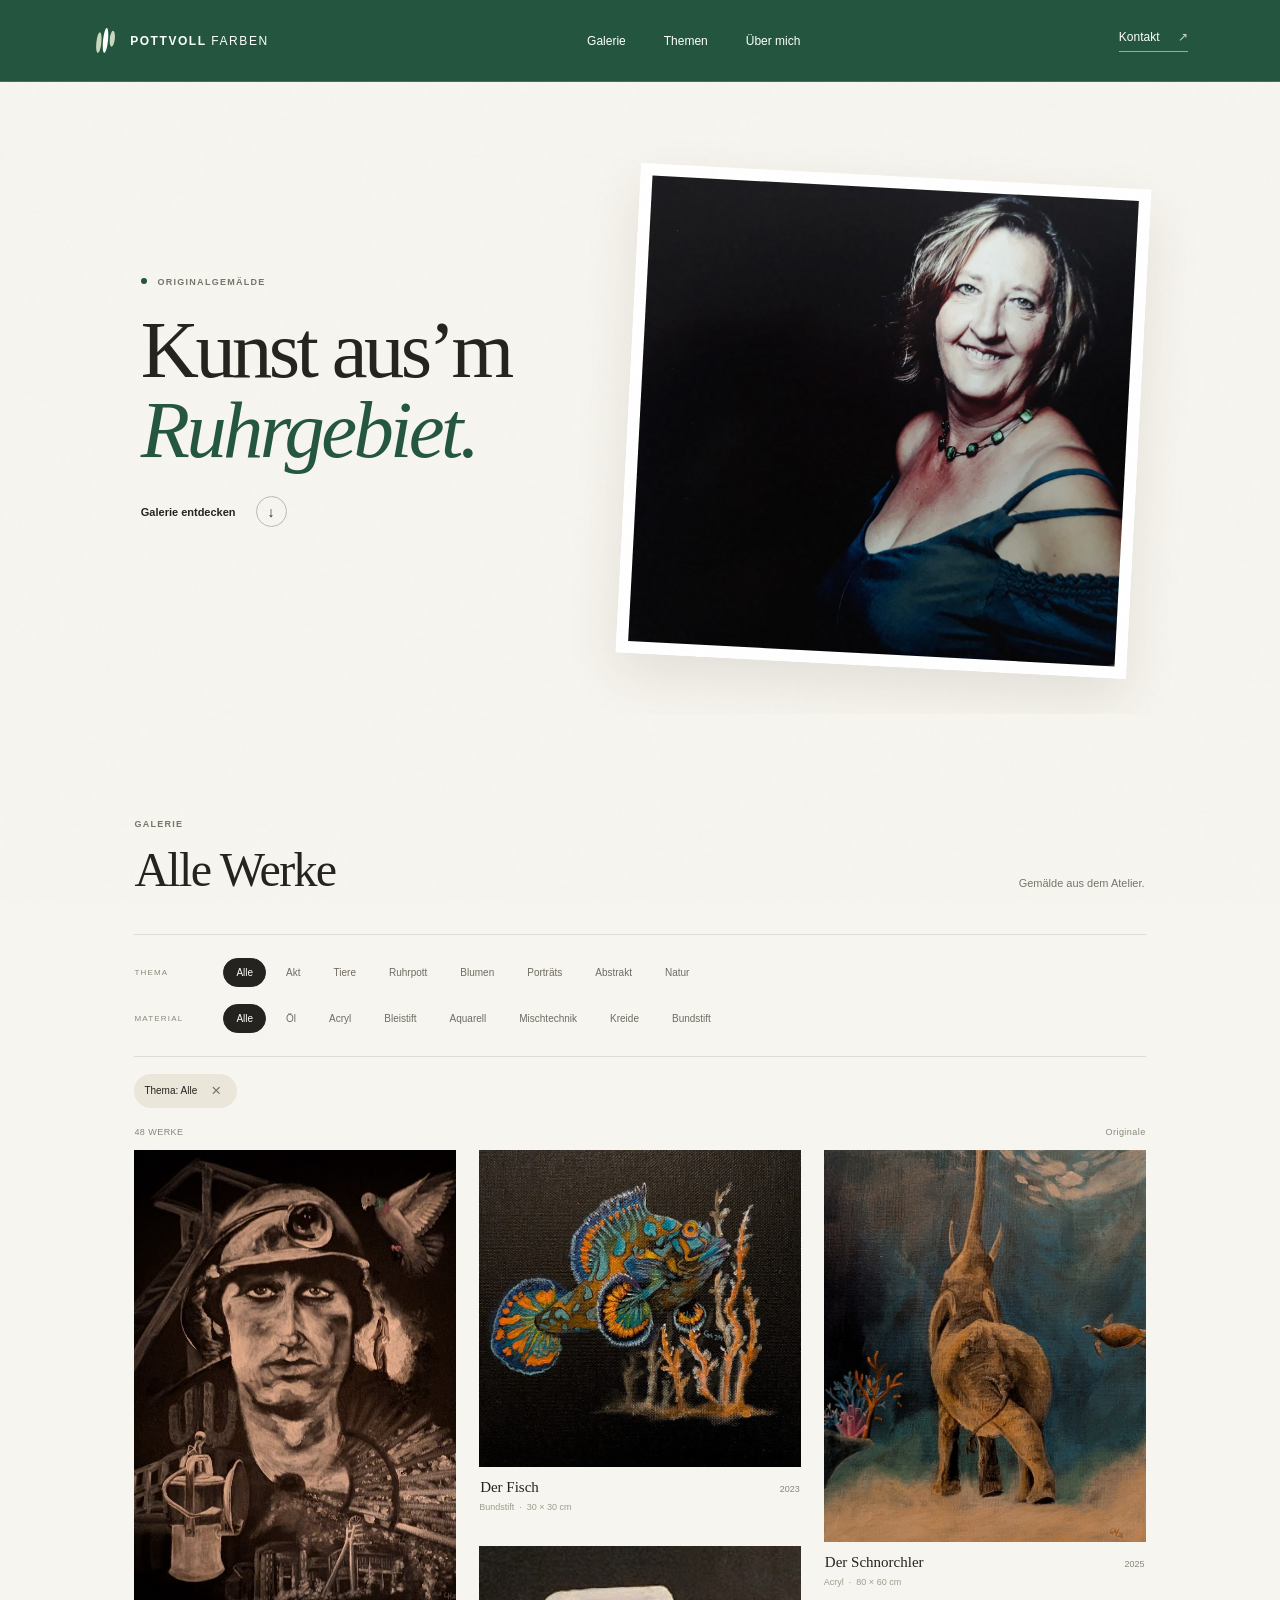
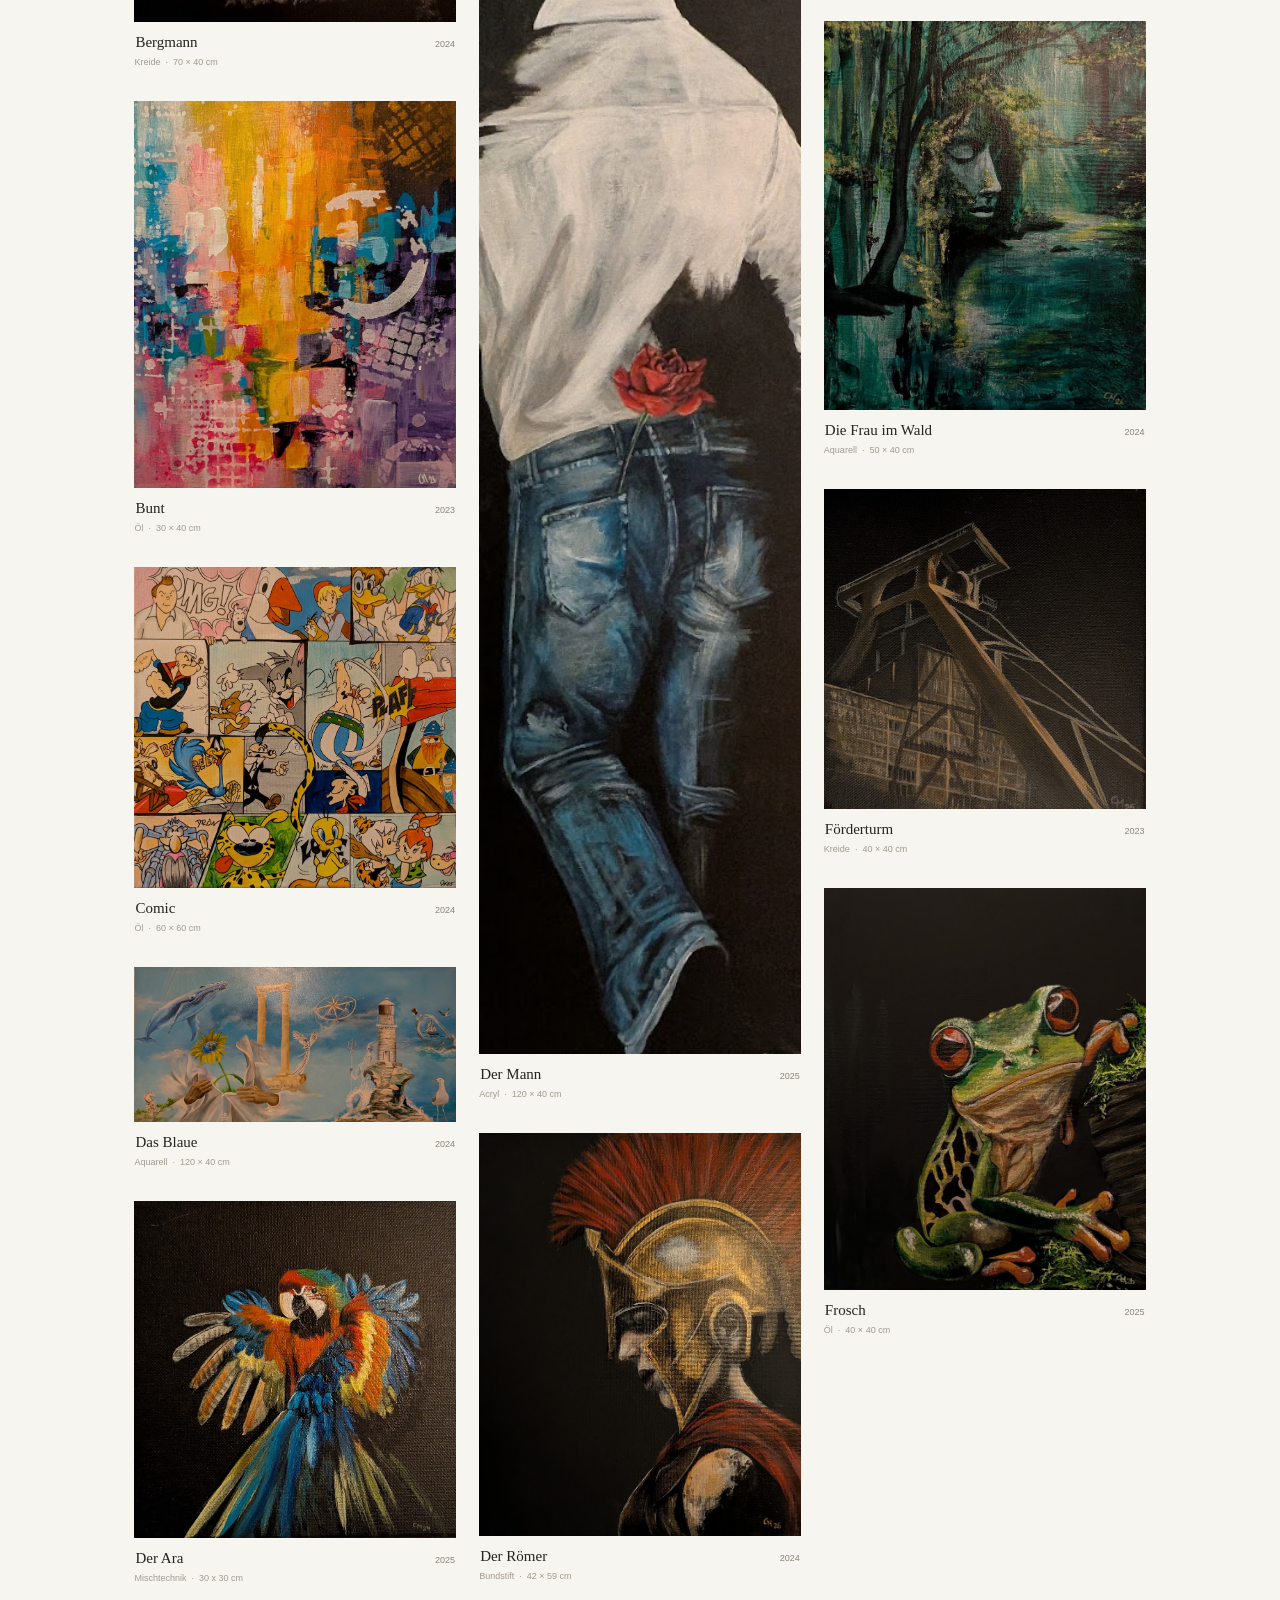
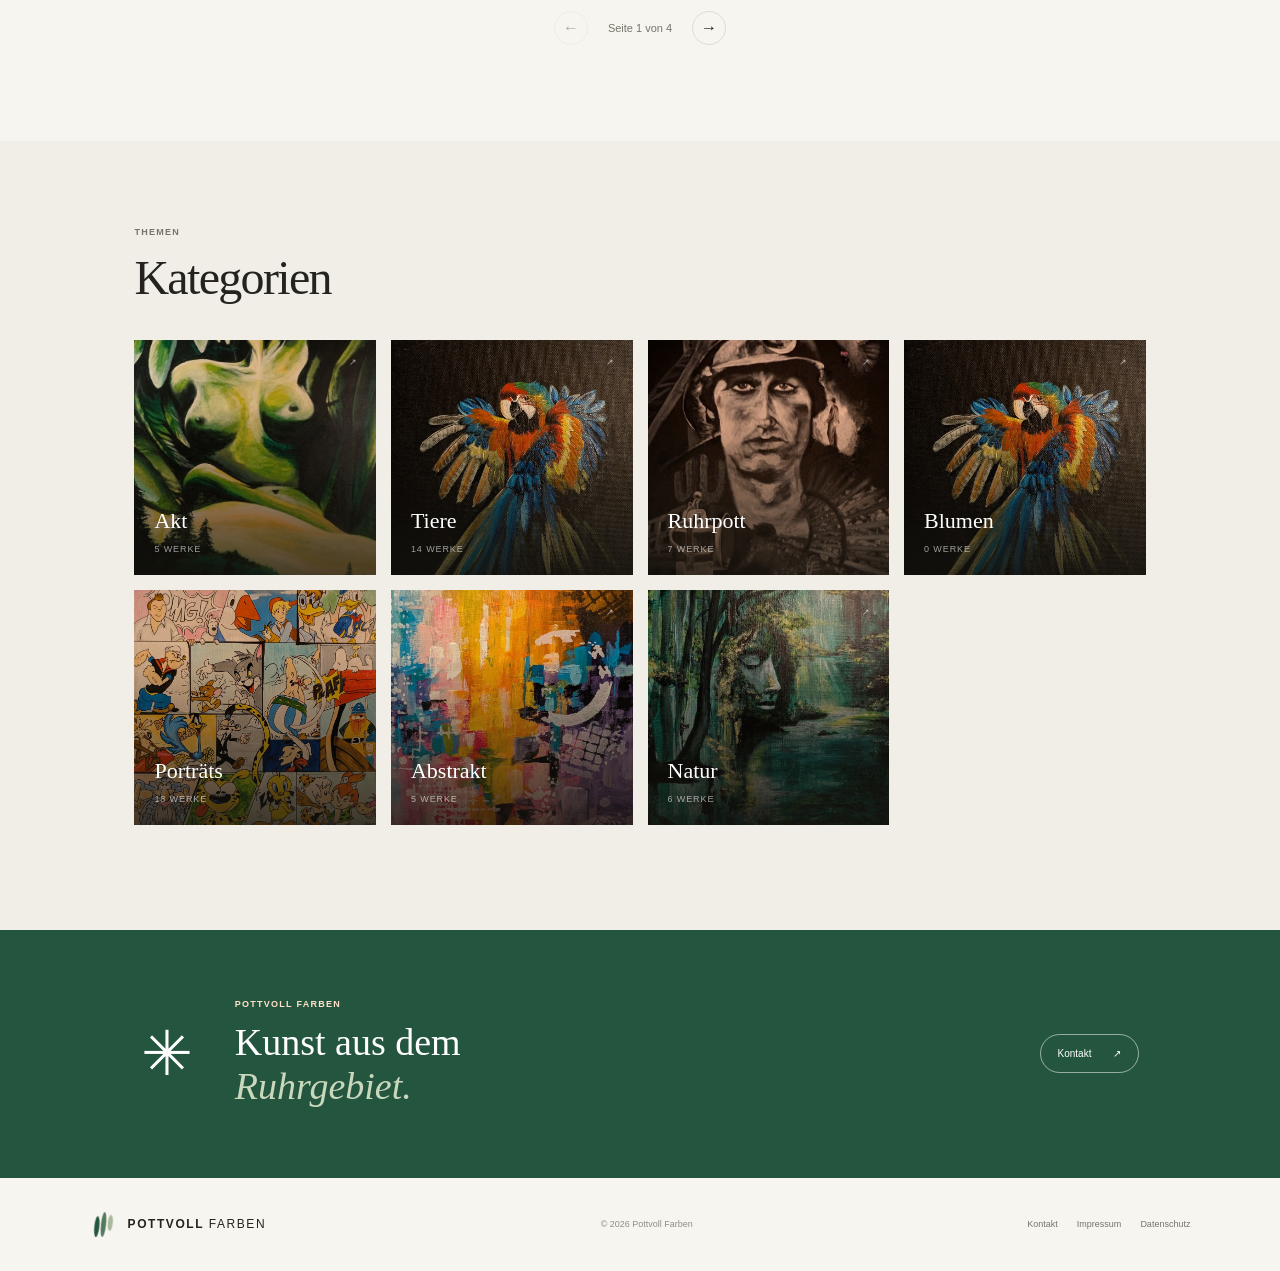
<file: index.html>
<!doctype html>
<html lang="de">
<head>
  <meta charset="utf-8" />
  <meta name="viewport" content="width=device-width, initial-scale=1" />
  <meta name="theme-color" content="#f7f5ef" />
  <meta name="description" content="Originalgemälde von Pottvoll Farben aus dem Ruhrgebiet." />
  <title>Pottvoll Farben — Originalgemälde</title>
  <link rel="stylesheet" href="styles.css" />
</head>
<body>
  <div class="page-grain" aria-hidden="true"></div>
  <header class="site-header">
    <a class="brand" href="index.html" aria-label="Pottvoll Farben, Startseite">
      <span class="brand-mark"><i></i><i></i><i></i></span>
      <span>POTTVOLL <b>FARBEN</b></span>
    </a>
    <nav class="main-nav" aria-label="Hauptnavigation">
      <a href="#galerie">Galerie</a><a href="#themen">Themen</a><a href="#ueber">Über mich</a>
    </nav>
    <a class="contact-link" href="mailto:c.marczian@outlook.de">Kontakt <span>↗</span></a>
    <button class="menu-toggle" aria-label="Menü öffnen" aria-expanded="false"><span></span><span></span></button>
  </header>

  <main id="app">
    <section class="hero">
      <div class="hero-copy">
        <p class="eyebrow"><span class="eyebrow-dot"></span> Originalgemälde</p>
        <h1>Kunst aus’m<br><em>Ruhrgebiet.</em></h1>
        <a class="round-link" href="#galerie"><span>Galerie entdecken</span><b>↓</b></a>
      </div>
      <div class="hero-art"><img class="hero-banner" src="banner/me.jpg" alt="Porträt der Künstlerin" /></div>
    </section>

    <section class="gallery-section" id="galerie">
      <div class="section-heading">
        <div><p class="eyebrow">Galerie</p><h2 id="gallery-title">Alle Werke</h2></div>
        <p class="section-note" id="gallery-note">Originale aus dem Atelier.</p>
      </div>
      <div class="filter-area">
        <div class="filter-row"><span class="filter-label">THEMA</span><div class="filter-buttons" id="theme-filters"></div></div>
        <div class="filter-row"><span class="filter-label">MATERIAL</span><div class="filter-buttons" id="medium-filters"></div></div>
      </div>
      <div class="active-theme" id="active-theme" hidden><span id="active-theme-label"></span><button id="clear-theme" aria-label="Themenfilter entfernen">×</button></div>
      <div class="result-line"><span id="result-count"></span><span>Originale</span></div>
      <div class="art-grid" id="art-grid"></div>
      <nav class="pagination" id="pagination" aria-label="Galerie-Seiten" hidden>
        <button type="button" id="page-previous" aria-label="Vorherige Seite">←</button>
        <span id="page-status" aria-live="polite"></span>
        <button type="button" id="page-next" aria-label="Nächste Seite">→</button>
      </nav>
      <div class="empty-state" id="empty-state" hidden><span>—</span><p>Keine Werke in dieser Auswahl.</p><button id="reset-filters">Alle Werke ansehen</button></div>
    </section>

    <section class="themes-section" id="themen">
      <div class="section-heading themes-heading"><div><p class="eyebrow">Themen</p><h2>Kategorien</h2></div></div>
      <div class="theme-cards" id="theme-cards"></div>
    </section>

    <section class="about-band" id="ueber">
      <div class="about-mark">✳</div><div><p class="eyebrow">Pottvoll Farben</p><h2>Kunst aus dem<br><em>Ruhrgebiet.</em></h2></div><a href="mailto:c.marczian@outlook.de" class="about-cta">Kontakt <span>↗</span></a>
    </section>
  </main>

  <footer class="site-footer"><a class="brand" href="index.html"><span class="brand-mark"><i></i><i></i><i></i></span><span>POTTVOLL <b>FARBEN</b></span></a><p>© <span id="year"></span> Pottvoll Farben</p><div><a href="mailto:c.marczian@outlook.de">Kontakt</a><a href="impressum.html">Impressum</a><a href="datenschutz.html">Datenschutz</a></div></footer>
  <dialog class="art-modal" id="art-modal"><button class="modal-close" aria-label="Schließen">×</button><div class="modal-content" id="modal-content"></div></dialog>
  <script src="app.js"></script>
</body>
</html>
</file>
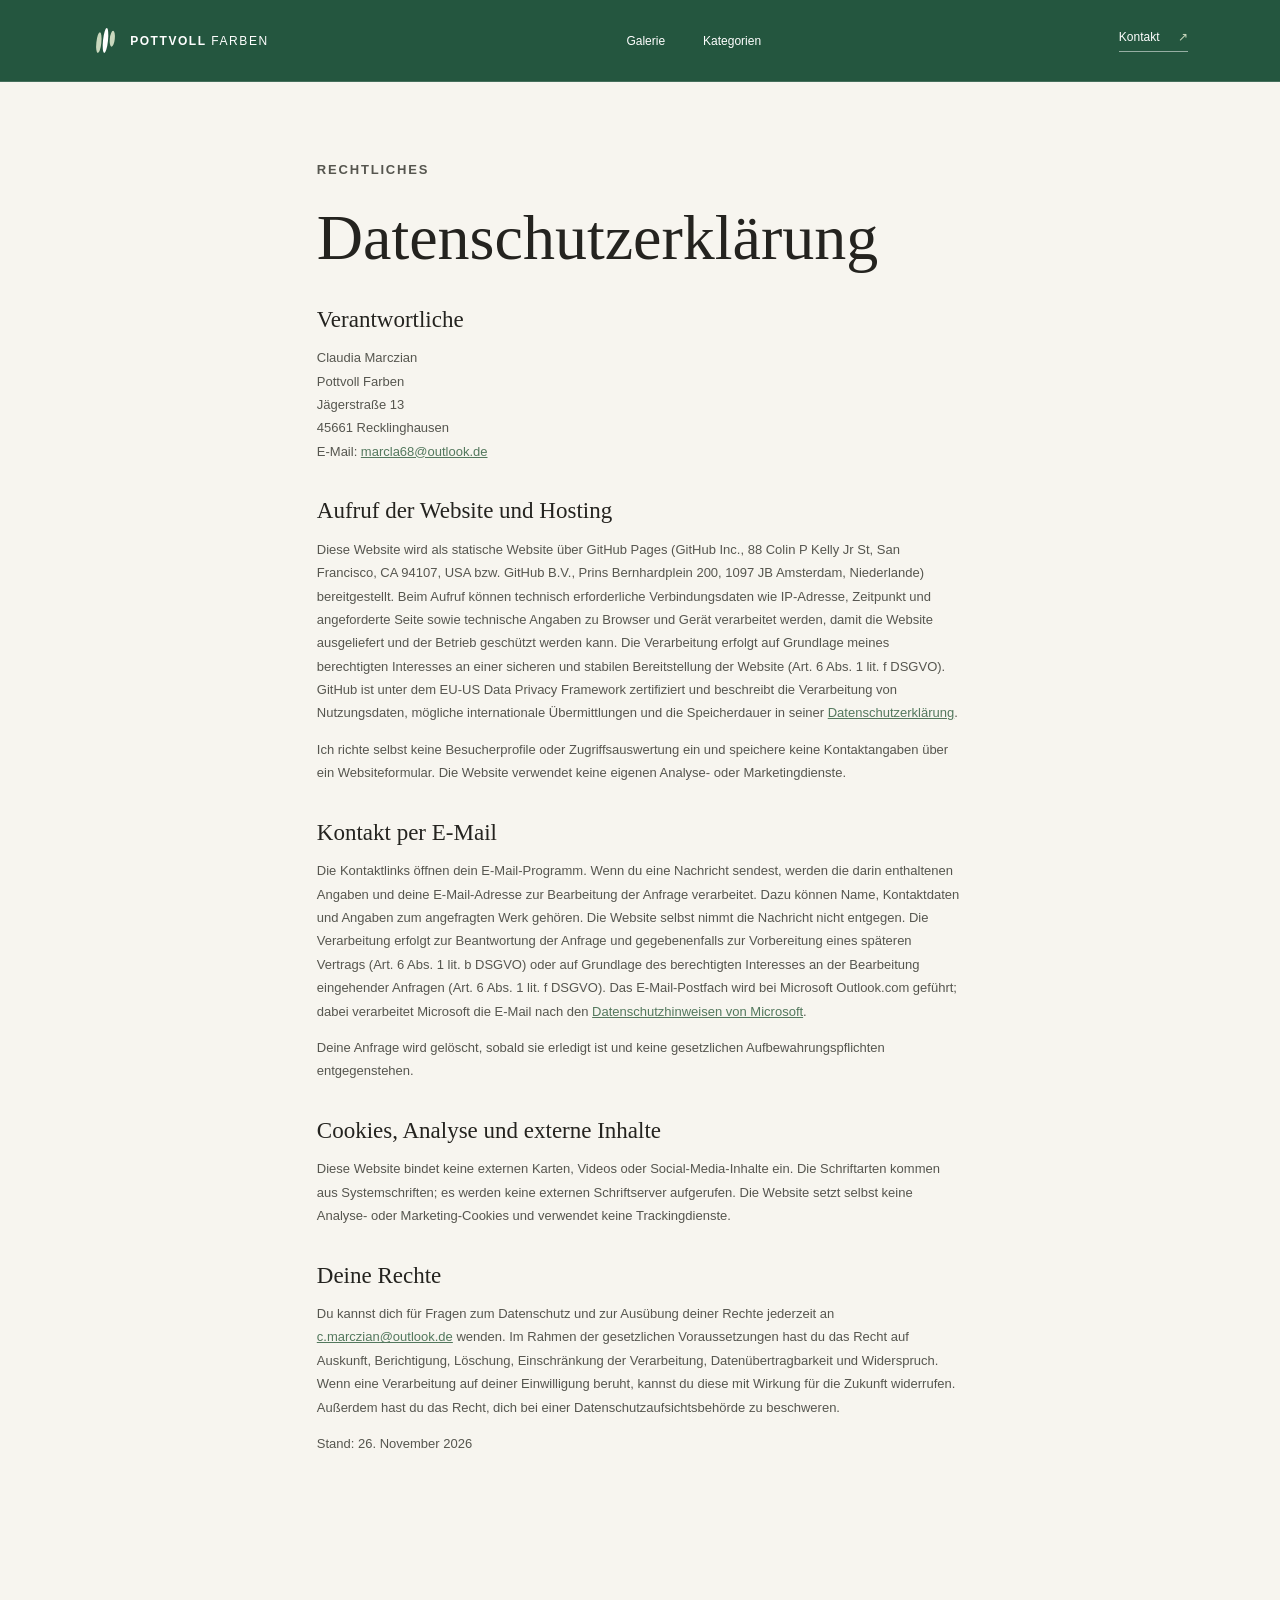
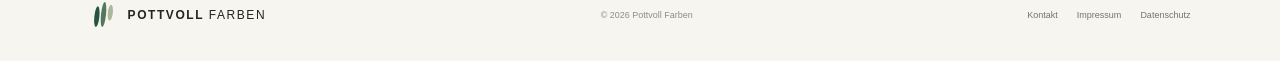
<file: datenschutz.html>
<!doctype html>
<html lang="de">
<head>
  <meta charset="utf-8" />
  <meta name="viewport" content="width=device-width, initial-scale=1" />
  <meta name="theme-color" content="#f7f5ef" />
  <title>Datenschutz — Pottvoll Farben</title>
  <link rel="stylesheet" href="styles.css" />
</head>
<body>
  <header class="site-header">
    <a class="brand" href="index.html" aria-label="Pottvoll Farben, Startseite"><span class="brand-mark"><i></i><i></i><i></i></span><span>POTTVOLL <b>FARBEN</b></span></a>
    <nav class="main-nav" aria-label="Hauptnavigation"><a href="index.html#galerie">Galerie</a><a href="index.html#themen">Kategorien</a></nav>
    <a class="contact-link" href="mailto:c.marczian@outlook.de">Kontakt <span>↗</span></a>
  </header>
  <main class="legal-page">
    <p class="eyebrow">Rechtliches</p>
    <h1>Datenschutzerklärung</h1>

    <h2>Verantwortliche</h2>
    <p>Claudia Marczian<br>Pottvoll Farben<br>Jägerstraße 13<br>45661 Recklinghausen<br>E-Mail: <a href="mailto:marcla68@outlook.de">marcla68@outlook.de</a></p>

    <h2>Aufruf der Website und Hosting</h2>
    <p>Diese Website wird als statische Website über GitHub Pages (GitHub Inc., 88 Colin P Kelly Jr St, San Francisco, CA 94107, USA bzw. GitHub B.V., Prins Bernhardplein 200, 1097 JB Amsterdam, Niederlande) bereitgestellt. Beim Aufruf können technisch erforderliche Verbindungsdaten wie IP-Adresse, Zeitpunkt und angeforderte Seite sowie technische Angaben zu Browser und Gerät verarbeitet werden, damit die Website ausgeliefert und der Betrieb geschützt werden kann. Die Verarbeitung erfolgt auf Grundlage meines berechtigten Interesses an einer sicheren und stabilen Bereitstellung der Website (Art. 6 Abs. 1 lit. f DSGVO). GitHub ist unter dem EU-US Data Privacy Framework zertifiziert und beschreibt die Verarbeitung von Nutzungsdaten, mögliche internationale Übermittlungen und die Speicherdauer in seiner <a href="https://docs.github.com/en/site-policy/privacy-policies/github-general-privacy-statement" rel="noopener noreferrer">Datenschutzerklärung</a>.</p>
    <p>Ich richte selbst keine Besucherprofile oder Zugriffsauswertung ein und speichere keine Kontaktangaben über ein Websiteformular. Die Website verwendet keine eigenen Analyse- oder Marketingdienste.</p>

    <h2>Kontakt per E-Mail</h2>
    <p>Die Kontaktlinks öffnen dein E-Mail-Programm. Wenn du eine Nachricht sendest, werden die darin enthaltenen Angaben und deine E-Mail-Adresse zur Bearbeitung der Anfrage verarbeitet. Dazu können Name, Kontaktdaten und Angaben zum angefragten Werk gehören. Die Website selbst nimmt die Nachricht nicht entgegen. Die Verarbeitung erfolgt zur Beantwortung der Anfrage und gegebenenfalls zur Vorbereitung eines späteren Vertrags (Art. 6 Abs. 1 lit. b DSGVO) oder auf Grundlage des berechtigten Interesses an der Bearbeitung eingehender Anfragen (Art. 6 Abs. 1 lit. f DSGVO). Das E-Mail-Postfach wird bei Microsoft Outlook.com geführt; dabei verarbeitet Microsoft die E-Mail nach den <a href="https://www.microsoft.com/privacy/privacystatement" rel="noopener noreferrer">Datenschutzhinweisen von Microsoft</a>.</p>
    <p>Deine Anfrage wird gelöscht, sobald sie erledigt ist und keine gesetzlichen Aufbewahrungspflichten entgegenstehen.</p>

    <h2>Cookies, Analyse und externe Inhalte</h2>
    <p>Diese Website bindet keine externen Karten, Videos oder Social-Media-Inhalte ein. Die Schriftarten kommen aus Systemschriften; es werden keine externen Schriftserver aufgerufen. Die Website setzt selbst keine Analyse- oder Marketing-Cookies und verwendet keine Trackingdienste.</p>

    <h2>Deine Rechte</h2>
    <p>Du kannst dich für Fragen zum Datenschutz und zur Ausübung deiner Rechte jederzeit an <a href="mailto:c.marczian@outlook.de">c.marczian@outlook.de</a> wenden. Im Rahmen der gesetzlichen Voraussetzungen hast du das Recht auf Auskunft, Berichtigung, Löschung, Einschränkung der Verarbeitung, Datenübertragbarkeit und Widerspruch. Wenn eine Verarbeitung auf deiner Einwilligung beruht, kannst du diese mit Wirkung für die Zukunft widerrufen. Außerdem hast du das Recht, dich bei einer Datenschutzaufsichtsbehörde zu beschweren.</p>
    <p>Stand: 26. November 2026</p>
  </main>
  <footer class="site-footer"><a class="brand" href="index.html"><span class="brand-mark"><i></i><i></i><i></i></span><span>POTTVOLL <b>FARBEN</b></span></a><p>© <span id="year"></span> Pottvoll Farben</p><div><a href="mailto:c.marczian@outlook.de">Kontakt</a><a href="impressum.html">Impressum</a><a href="datenschutz.html" aria-current="page">Datenschutz</a></div></footer>
  <script>document.getElementById('year').textContent = new Date().getFullYear();</script>
</body>
</html>
</file>
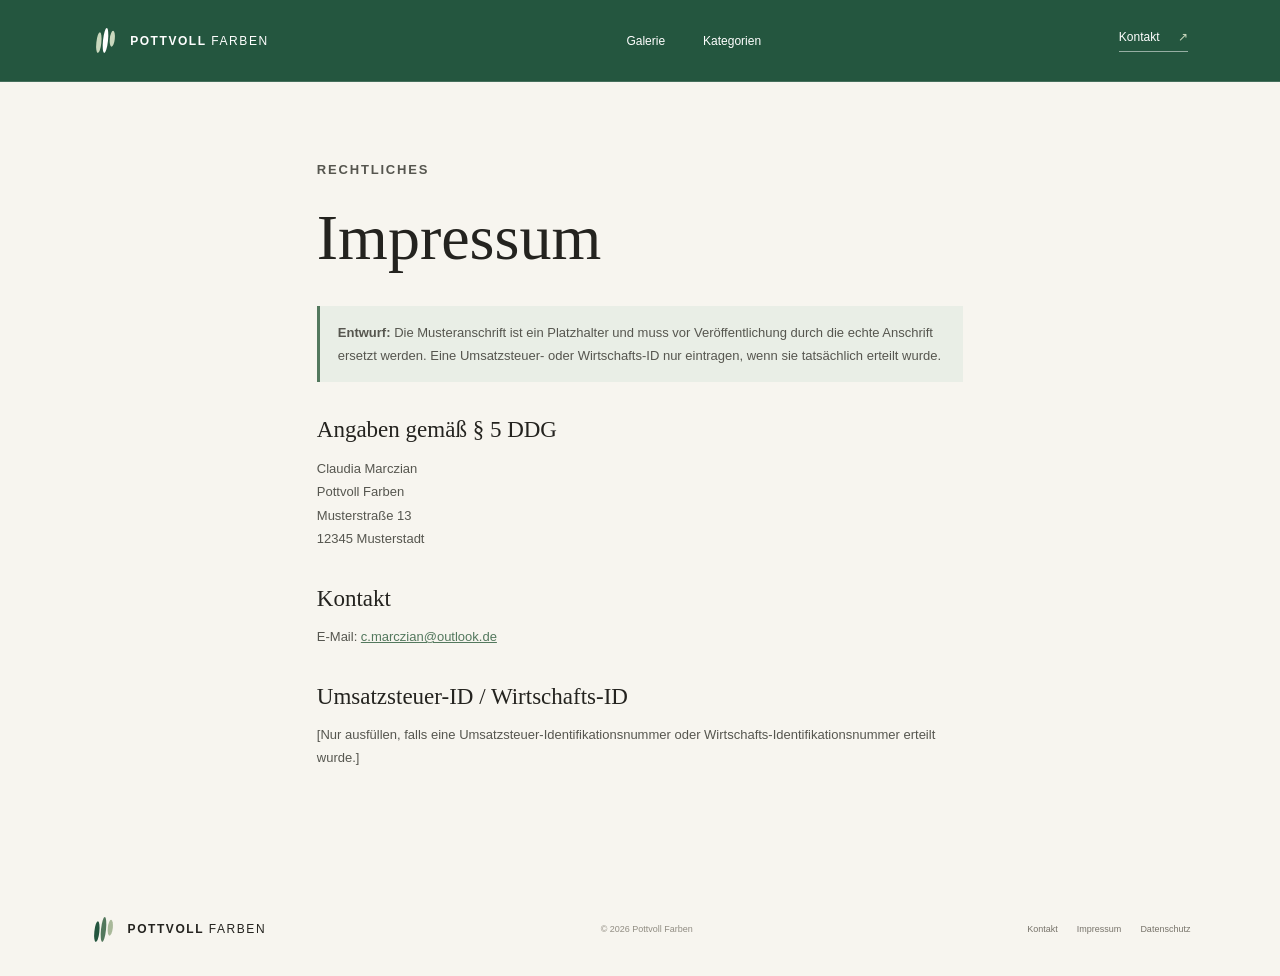
<file: impressum.html>
<!doctype html>
<html lang="de">
<head>
  <meta charset="utf-8" />
  <meta name="viewport" content="width=device-width, initial-scale=1" />
  <meta name="theme-color" content="#f7f5ef" />
  <title>Impressum — Pottvoll Farben</title>
  <link rel="stylesheet" href="styles.css" />
</head>
<body>
  <header class="site-header">
    <a class="brand" href="index.html" aria-label="Pottvoll Farben, Startseite"><span class="brand-mark"><i></i><i></i><i></i></span><span>POTTVOLL <b>FARBEN</b></span></a>
    <nav class="main-nav" aria-label="Hauptnavigation"><a href="index.html#galerie">Galerie</a><a href="index.html#themen">Kategorien</a></nav>
    <a class="contact-link" href="mailto:c.marczian@outlook.de">Kontakt <span>↗</span></a>
  </header>
  <main class="legal-page">
    <p class="eyebrow">Rechtliches</p>
    <h1>Impressum</h1>
    <p class="legal-notice"><strong>Entwurf:</strong> Die Musteranschrift ist ein Platzhalter und muss vor Veröffentlichung durch die echte Anschrift ersetzt werden. Eine Umsatzsteuer- oder Wirtschafts-ID nur eintragen, wenn sie tatsächlich erteilt wurde.</p>
    <h2>Angaben gemäß § 5 DDG</h2>
    <p>Claudia Marczian<br>Pottvoll Farben<br>Musterstraße 13<br>12345 Musterstadt</p>
    <h2>Kontakt</h2>
    <p>E-Mail: <a href="mailto:c.marczian@outlook.de">c.marczian@outlook.de</a></p>
    <h2>Umsatzsteuer-ID / Wirtschafts-ID</h2>
    <p>[Nur ausfüllen, falls eine Umsatzsteuer-Identifikationsnummer oder Wirtschafts-Identifikationsnummer erteilt wurde.]</p>
  </main>
  <footer class="site-footer"><a class="brand" href="index.html"><span class="brand-mark"><i></i><i></i><i></i></span><span>POTTVOLL <b>FARBEN</b></span></a><p>© <span id="year"></span> Pottvoll Farben</p><div><a href="mailto:c.marczian@outlook.de">Kontakt</a><a href="impressum.html" aria-current="page">Impressum</a><a href="datenschutz.html">Datenschutz</a></div></footer>
  <script>document.getElementById('year').textContent = new Date().getFullYear();</script>
</body>
</html>
</file>
<file: styles.css>
:root{--paper:#f7f5ef;--ink:#24231f;--muted:#77746b;--orange:#24563f;--blue:#315c48;--green:#53785d;--line:#dedbd2;--serif:Georgia,'Times New Roman',serif;--sans:Arial,Helvetica,sans-serif}*{box-sizing:border-box}html{scroll-behavior:smooth}body{margin:0;background:var(--paper);color:var(--ink);font-family:var(--sans);font-size:14px}.page-grain{position:fixed;inset:0;pointer-events:none;z-index:5;opacity:.07;background-image:url("data:image/svg+xml,%3Csvg viewBox='0 0 180 180' xmlns='http://www.w3.org/2000/svg'%3E%3Cfilter id='n'%3E%3CfeTurbulence type='fractalNoise' baseFrequency='.8' numOctaves='3' stitchTiles='stitch'/%3E%3C/filter%3E%3Crect width='100%25' height='100%25' filter='url(%23n)' opacity='.28'/%3E%3C/svg%3E")}.site-header{height:82px;padding:0 7.2%;display:flex;align-items:center;justify-content:space-between;border-bottom:1px solid rgba(36,35,31,.09);position:relative;z-index:8}.brand{display:inline-flex;align-items:center;gap:11px;color:var(--ink);text-decoration:none;font-size:12px;letter-spacing:.13em;font-weight:600}.brand b{font-weight:400}.brand-mark{height:27px;width:27px;display:flex;align-items:center;justify-content:center;gap:2px;transform:rotate(-18deg)}.brand-mark i{width:5px;height:21px;border-radius:50%;background:var(--orange);display:block;transform:rotate(24deg)}.brand-mark i:nth-child(2){height:25px;background:#53785d}.brand-mark i:nth-child(3){height:16px;background:#a9b99a}.main-nav{display:flex;gap:38px}.main-nav a,.site-footer a{color:var(--ink);text-decoration:none;font-size:12px}.main-nav a:hover,.site-footer a:hover{color:var(--orange)}.contact-link{font-size:12px;color:var(--ink);text-decoration:none;border-bottom:1px solid var(--ink);padding:0 0 7px}.contact-link span{margin-left:15px;color:var(--orange)}.menu-toggle{display:none;background:none;border:0}.hero{min-height:632px;padding:76px 11% 30px;display:grid;grid-template-columns:1fr 1.05fr;position:relative;overflow:hidden}.hero-copy{align-self:center;position:relative;z-index:2;padding-bottom:38px}.eyebrow{text-transform:uppercase;letter-spacing:.14em;font-size:9px;font-weight:600;color:var(--muted);margin:0 0 23px}.eyebrow-dot{display:inline-block;background:var(--orange);width:6px;height:6px;border-radius:100%;margin-right:7px;vertical-align:1px}.hero h1{font:500 clamp(54px,6.3vw,86px)/.99 var(--serif);letter-spacing:-.045em;margin:0 0 27px}.hero h1 em,h2 em{font-weight:500;color:var(--orange)}.hero-text{font-size:13px;line-height:1.8;color:#6d6a61;max-width:330px;margin:0 0 29px}.round-link{display:flex;align-items:center;gap:20px;color:var(--ink);text-decoration:none;font-size:11px;font-weight:600}.round-link b{border:1px solid #bdb9ad;border-radius:50%;height:31px;width:31px;display:grid;place-items:center;font-size:14px;transition:.25s}.round-link:hover b{background:var(--orange);border-color:var(--orange);color:white;transform:translateY(3px)}.hero-art{height:490px;position:relative;align-self:center}.hero-frame{position:absolute;top:18px;left:17%;width:66%;height:83%;padding:12px;background:#fff;box-shadow:0 21px 54px #382d191b;transform:rotate(3deg);animation:floatIn .8s ease-out both}.hero-artwork{height:100%;overflow:hidden;position:relative;background:#dce5d7}.art-sky{position:absolute;inset:0 0 40%;background:linear-gradient(150deg,#dfe7d5,#9db69a 62%,#53785d)}.art-hill{position:absolute;left:-9%;right:-7%;bottom:-10%;height:57%;border-radius:50% 48% 0 0;background:#6f8c6c;transform:rotate(-8deg)}.art-hill:after{content:'';position:absolute;left:20%;right:-5%;height:80%;top:20%;border-radius:50% 50% 0 0;background:#315c48;transform:rotate(12deg)}.art-flower{position:absolute;color:#f8e3a5;font-size:69px;text-shadow:0 2px 1px #765;z-index:2}.flower-one{left:25%;top:35%;transform:rotate(-12deg)}.flower-two{right:23%;top:51%;font-size:44px;color:#f8f0cf}.hero-sun{position:absolute;width:109px;height:109px;border-radius:50%;background:#a9b99a;right:18%;top:9%;z-index:1}.hero-paint{position:absolute;border-radius:60% 40% 50% 40%;filter:blur(1px);opacity:.8}.paint-a{background:#78966d;width:100px;height:155px;left:1%;top:16%;transform:rotate(28deg)}.paint-b{background:#315c48;width:110px;height:66px;right:4%;bottom:12%;transform:rotate(-34deg)}.paint-c{background:#53785d;width:47px;height:82px;left:4%;bottom:21%;transform:rotate(-20deg)}.hero-caption{position:absolute;left:3%;bottom:6%;font:italic 14px/1.4 var(--serif);color:#625c50;transform:rotate(-7deg)}.hero-index{position:absolute;right:5%;bottom:7%;font-size:9px;letter-spacing:.13em;color:#8c877a}.scribble{position:absolute;right:4%;top:10%;font-size:49px;color:var(--orange);animation:spin 30s linear infinite}.hero-bottom{position:absolute;bottom:27px;left:11%;right:11%;display:flex;align-items:center;gap:18px;text-transform:uppercase;letter-spacing:.14em;font-size:8px;color:#858176}.hero-bottom .line{height:1px;background:#d5d1c6;flex:1}.intro-strip{min-height:118px;background:#edeae1;display:flex;align-items:center;justify-content:center;gap:22px;padding:22px 7%;text-align:center}.intro-strip p{font:500 18px var(--serif);margin:0}.intro-strip p:last-child{font-size:16px;color:#656156}.intro-strip em{color:var(--orange)}.intro-star{color:var(--orange);font-size:23px}.gallery-section,.themes-section{padding:105px 10.5% 96px}.section-heading{display:flex;align-items:end;justify-content:space-between;margin-bottom:37px}.section-heading .eyebrow{margin-bottom:15px}.section-heading h2{font:500 clamp(34px,4vw,48px)/1.1 var(--serif);letter-spacing:-.035em;margin:0}.section-heading h2 em{color:var(--orange)}.section-note{font-size:11px;line-height:1.8;color:var(--muted);margin:0 1px 3px 20px}.filter-area{padding:18px 0;border-top:1px solid var(--line);border-bottom:1px solid var(--line)}.filter-row{display:flex;align-items:center;gap:18px;min-height:39px}.filter-row+.filter-row{margin-top:7px}.filter-label{font-size:8px;letter-spacing:.15em;color:#8d887c;width:71px;flex:0 0 71px}.filter-buttons{display:flex;gap:7px;flex-wrap:wrap}.filter-btn{border:1px solid transparent;background:transparent;color:#6f6b62;padding:8px 12px;border-radius:30px;font:500 10px var(--sans);cursor:pointer;transition:.2s}.filter-btn:hover{border-color:#c7c2b6;color:var(--ink)}.filter-btn.active{background:var(--ink);color:#fff;border-color:var(--ink)}.active-theme{margin-top:17px;display:inline-flex;align-items:center;gap:8px;background:#eae6da;border-radius:20px;padding:6px 10px;font-size:10px}.active-theme button{border:0;background:none;font-size:17px;cursor:pointer;color:var(--muted)}.result-line{display:flex;justify-content:space-between;align-items:center;padding:19px 0 13px;font-size:9px;color:#8b877c;letter-spacing:.05em}.result-line i{font-style:normal;color:var(--orange);margin-left:7px}.art-grid{columns:3 220px;column-gap:23px}.art-card{break-inside:avoid;margin:0 0 34px;display:block;cursor:pointer;animation:rise .5s both}.art-image{position:relative;overflow:hidden;background:#e9e5da}.art-image svg,.art-image img{display:block;width:100%;height:auto;transition:transform .55s cubic-bezier(.2,.7,.2,1)}.art-image.round{aspect-ratio:1;border-radius:50%;width:86%;margin:7% auto 0}.art-image.round svg,.art-image.round img{width:100%;height:100%;object-fit:cover}.art-card:hover .art-image svg,.art-card:hover .art-image img{transform:scale(1.035)}.art-overlay{position:absolute;inset:0;background:linear-gradient(0deg,#1716108c,transparent 50%);display:flex;align-items:end;justify-content:space-between;padding:15px;color:white;opacity:0;transition:.25s}.art-card:hover .art-overlay{opacity:1}.art-overlay span{font-size:9px;letter-spacing:.1em;text-transform:uppercase}.art-overlay b{width:28px;height:28px;border:1px solid #ffffff9c;border-radius:50%;display:grid;place-items:center;font-weight:400}.art-info{display:flex;justify-content:space-between;align-items:baseline;padding:12px 1px 0}.art-info h3{font:500 15px var(--serif);margin:0}.art-info span{font-size:9px;color:#888477}.art-meta{font-size:9px;color:#a09b8f;margin-top:6px}.empty-state{text-align:center;padding:65px 10px;color:var(--muted)}.empty-state>span{font-size:35px;color:var(--orange)}.empty-state p{font:20px var(--serif)}.empty-state button{background:none;border:0;border-bottom:1px solid var(--ink);padding:8px;cursor:pointer}.themes-section{background:#f0eee7;padding-top:86px;padding-bottom:105px}.themes-heading{margin-bottom:35px}.theme-cards{display:grid;grid-template-columns:repeat(4,1fr);gap:15px}.theme-card{height:235px;position:relative;overflow:hidden;color:white;text-decoration:none;padding:20px;display:flex;align-items:end;background:#627363;isolation:isolate;transition:transform .3s}.theme-card:hover{transform:translateY(-5px)}.theme-card:before{content:'';position:absolute;inset:0;z-index:0;background:linear-gradient(0deg,#17150fbd 0%,transparent 72%)}.theme-image{position:absolute;inset:0;width:100%;height:100%;object-fit:cover;z-index:-1;transition:transform .5s}.theme-card:hover .theme-image{transform:scale(1.06)}.theme-card>div{position:relative;z-index:1}.theme-card h3{font:500 22px var(--serif);margin:0 0 5px}.theme-card span{font-size:9px;color:#fff9;letter-spacing:.1em}.theme-arrow{position:absolute;right:18px;top:17px;z-index:1;font-size:18px}.about-band{background:#24563f;color:#fff;padding:69px 11%;display:flex;align-items:center;gap:42px}.about-mark{font-size:62px;animation:spin 36s linear infinite}.about-band .eyebrow{color:#ffe0c9;margin-bottom:12px}.about-band h2{font:500 38px/1.15 var(--serif);margin:0}.about-band h2 em{color:#c9d8bd}.about-cta{margin-left:auto;color:white;text-decoration:none;border:1px solid #ffffff85;border-radius:28px;padding:13px 17px;font-size:10px;white-space:nowrap}.about-cta span{margin-left:19px}.site-footer{min-height:93px;padding:20px 7%;display:flex;align-items:center;justify-content:space-between}.site-footer p{font-size:9px;color:#918d83}.site-footer>div{display:flex;gap:19px}.site-footer>div a{font-size:9px;color:#77736a}.art-modal{border:0;padding:0;max-width:min(850px,92vw);width:100%;max-height:90vh;background:var(--paper);color:var(--ink);box-shadow:0 25px 100px #16140e55}.art-modal::backdrop{background:#24221dcc;backdrop-filter:blur(4px)}.modal-close{position:absolute;right:14px;top:12px;border:0;background:#f7f5efcf;border-radius:50%;font-size:25px;width:36px;height:36px;cursor:pointer;z-index:2}.modal-content{display:grid;grid-template-columns:1.15fr .85fr;min-height:460px}.modal-art{display:grid;place-items:center;padding:28px;background:#ece9df}.modal-art svg,.modal-art img{max-height:75vh;width:100%;height:auto;object-fit:contain}.modal-art.rund img,.modal-art.rund svg{width:min(100%,500px);aspect-ratio:1;border-radius:50%;object-fit:cover}.modal-copy{padding:55px 38px;align-self:center}.modal-copy .eyebrow{margin-bottom:12px}.modal-copy h2{font:500 35px var(--serif);margin:0 0 12px}.modal-copy .details{color:var(--muted);font-size:11px;line-height:1.8}.modal-copy a{color:var(--ink);font-size:10px;display:inline-block;margin-top:15px;border-bottom:1px solid var(--ink);padding-bottom:5px;text-decoration:none}@keyframes rise{from{opacity:0;transform:translateY(14px)}to{opacity:1;transform:translateY(0)}}@keyframes floatIn{from{opacity:0;transform:translateY(18px) rotate(0)}to{opacity:1;transform:translateY(0) rotate(3deg)}}@keyframes spin{to{transform:rotate(360deg)}}
@media(max-width:900px){.hero{padding-left:7%;padding-right:7%;min-height:590px}.hero-art{height:420px}.hero-bottom{left:7%;right:7%}.gallery-section,.themes-section{padding-left:7%;padding-right:7%}.theme-cards{grid-template-columns:repeat(3,1fr)}.theme-card{height:205px}.about-band{padding-left:7%;padding-right:7%}}
@media(max-width:650px){.site-header{height:68px;padding:0 6%}.main-nav{display:none;position:absolute;top:67px;left:0;right:0;background:var(--paper);padding:22px 6%;border-bottom:1px solid var(--line);flex-direction:column;gap:20px}.main-nav.open{display:flex}.contact-link{margin-left:auto;margin-right:18px}.menu-toggle{display:flex;flex-direction:column;gap:5px;padding:8px}.menu-toggle span{width:20px;height:1px;background:var(--ink)}.hero{display:block;padding:53px 8% 58px;min-height:0}.hero-copy{padding-bottom:0}.hero h1{font-size:62px}.hero-art{height:390px;margin:8px 0 0}.hero-frame{left:20%;width:65%;height:82%}.hero-bottom{left:8%;right:8%;bottom:20px}.intro-strip{gap:12px;flex-wrap:wrap;min-height:112px}.intro-strip p{font-size:15px}.intro-strip p:last-child{font-size:13px}.gallery-section,.themes-section{padding:73px 6%}.section-heading{align-items:start;gap:15px;flex-direction:column;margin-bottom:27px}.section-note{margin:0}.section-heading h2{font-size:38px}.filter-row{align-items:flex-start;gap:8px;flex-direction:column;margin-bottom:14px}.filter-label{width:auto;flex:auto}.filter-row+.filter-row{margin-top:10px}.filter-buttons{gap:4px}.filter-btn{padding:7px 10px}.art-grid{columns:2 140px;column-gap:13px}.art-card{margin-bottom:23px}.art-info{display:block}.art-info span{display:block;margin-top:4px}.theme-cards{grid-template-columns:repeat(2,1fr);gap:10px}.theme-card{height:190px;padding:15px}.theme-card h3{font-size:19px}.about-band{padding:48px 7%;gap:17px;flex-wrap:wrap}.about-mark{font-size:40px}.about-band h2{font-size:29px}.about-cta{margin-left:57px}.site-footer{padding:25px 6%;gap:14px;flex-wrap:wrap}.site-footer p{order:3;width:100%;margin:0}.modal-content{grid-template-columns:1fr;max-height:88vh;overflow:auto}.modal-art{min-height:300px;padding:22px}.modal-art svg{max-height:50vh;max-width:100%;width:auto}.modal-copy{padding:25px 28px 35px}.modal-copy h2{font-size:29px}}
@media(prefers-reduced-motion:reduce){*,*::before,*::after{animation-duration:.01ms!important;animation-iteration-count:1!important;scroll-behavior:auto!important;transition-duration:.01ms!important}}

.legal-page{max-width:800px;min-height:70vh;margin:0 auto;padding:76px 6% 100px}.legal-page h1{font:500 clamp(42px,6vw,64px)/1.05 var(--serif);margin:0 0 34px}.legal-page h2{font:500 23px/1.2 var(--serif);margin:34px 0 12px}.legal-page p{font-size:13px;line-height:1.8;color:#56564f}.legal-page a{color:var(--green);overflow-wrap:anywhere}.legal-notice{padding:15px 18px;border-left:3px solid #53785d;background:#e9eee6}.site-footer>div{flex-wrap:wrap}
@media(max-width:650px){.legal-page{padding:55px 7% 75px}.legal-page h1{font-size:44px}.legal-page h2{font-size:21px}}

.hero-art{overflow:visible}
.hero-banner{display:block;width:100%;height:100%;object-fit:cover;border:12px solid #fff;box-shadow:0 21px 54px #382d191b;transform:rotate(3deg)}
.pagination{display:flex;align-items:center;justify-content:center;gap:20px;padding:28px 0 0;color:var(--muted);font-size:11px}
.pagination[hidden]{display:none}
.pagination button{width:34px;height:34px;border:1px solid var(--line);border-radius:50%;background:transparent;color:var(--ink);font-size:16px;cursor:pointer;transition:.2s}
.pagination button:hover:not(:disabled){background:var(--ink);border-color:var(--ink);color:#fff}
.pagination button:disabled{opacity:.35;cursor:default}
@media(max-width:650px){.hero-banner{border-width:9px}}
.site-header{background:#24563f;border-bottom-color:#ffffff26}
.site-header .brand,.site-header .main-nav a,.site-header .contact-link{color:#fff}
.site-header .main-nav a:hover{color:#c9d8bd}
.site-header .contact-link{border-bottom-color:#ffffff85}
.site-header .contact-link span{color:#c9d8bd}
.site-header .brand-mark i{background:#c9d8bd}
.site-header .brand-mark i:nth-child(2){background:#fff}
.site-header .menu-toggle span{background:#fff}
@media(max-width:650px){.site-header .main-nav{background:#24563f;border-bottom-color:#ffffff26}}
</file>
